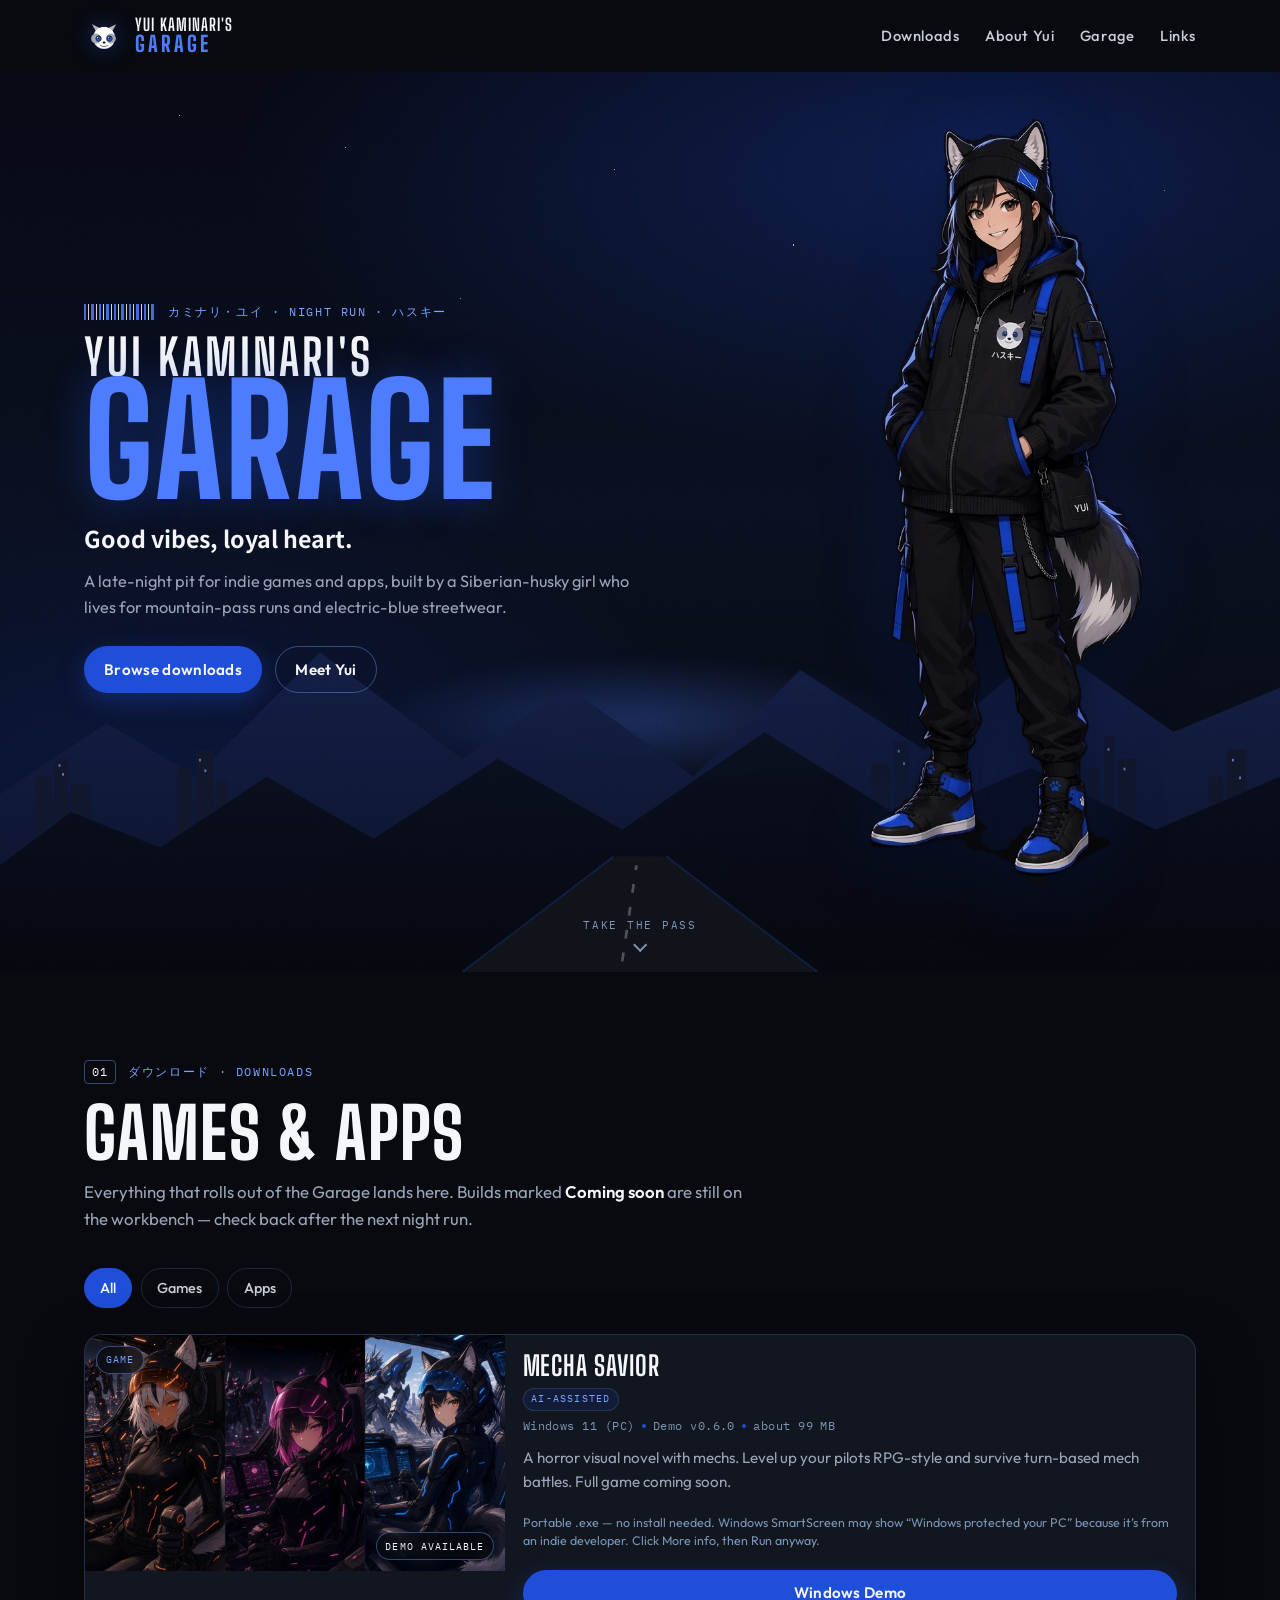
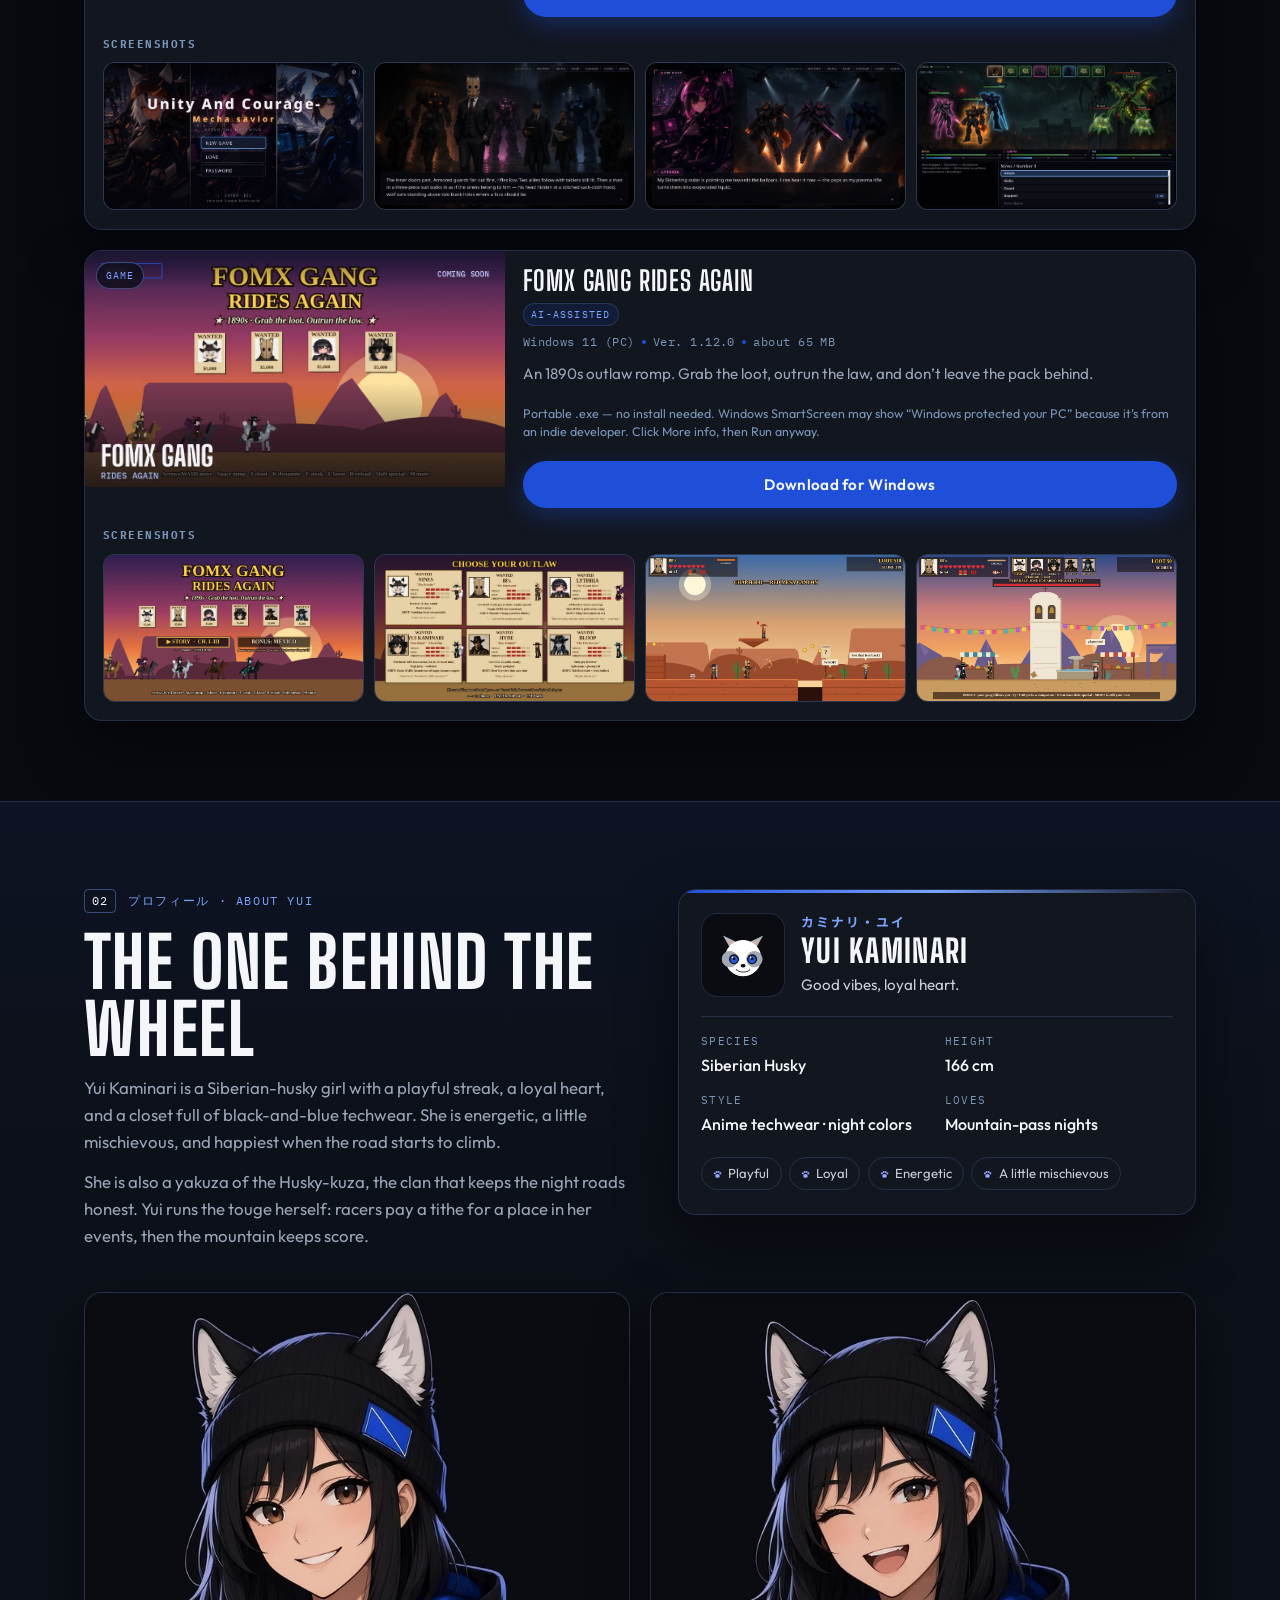
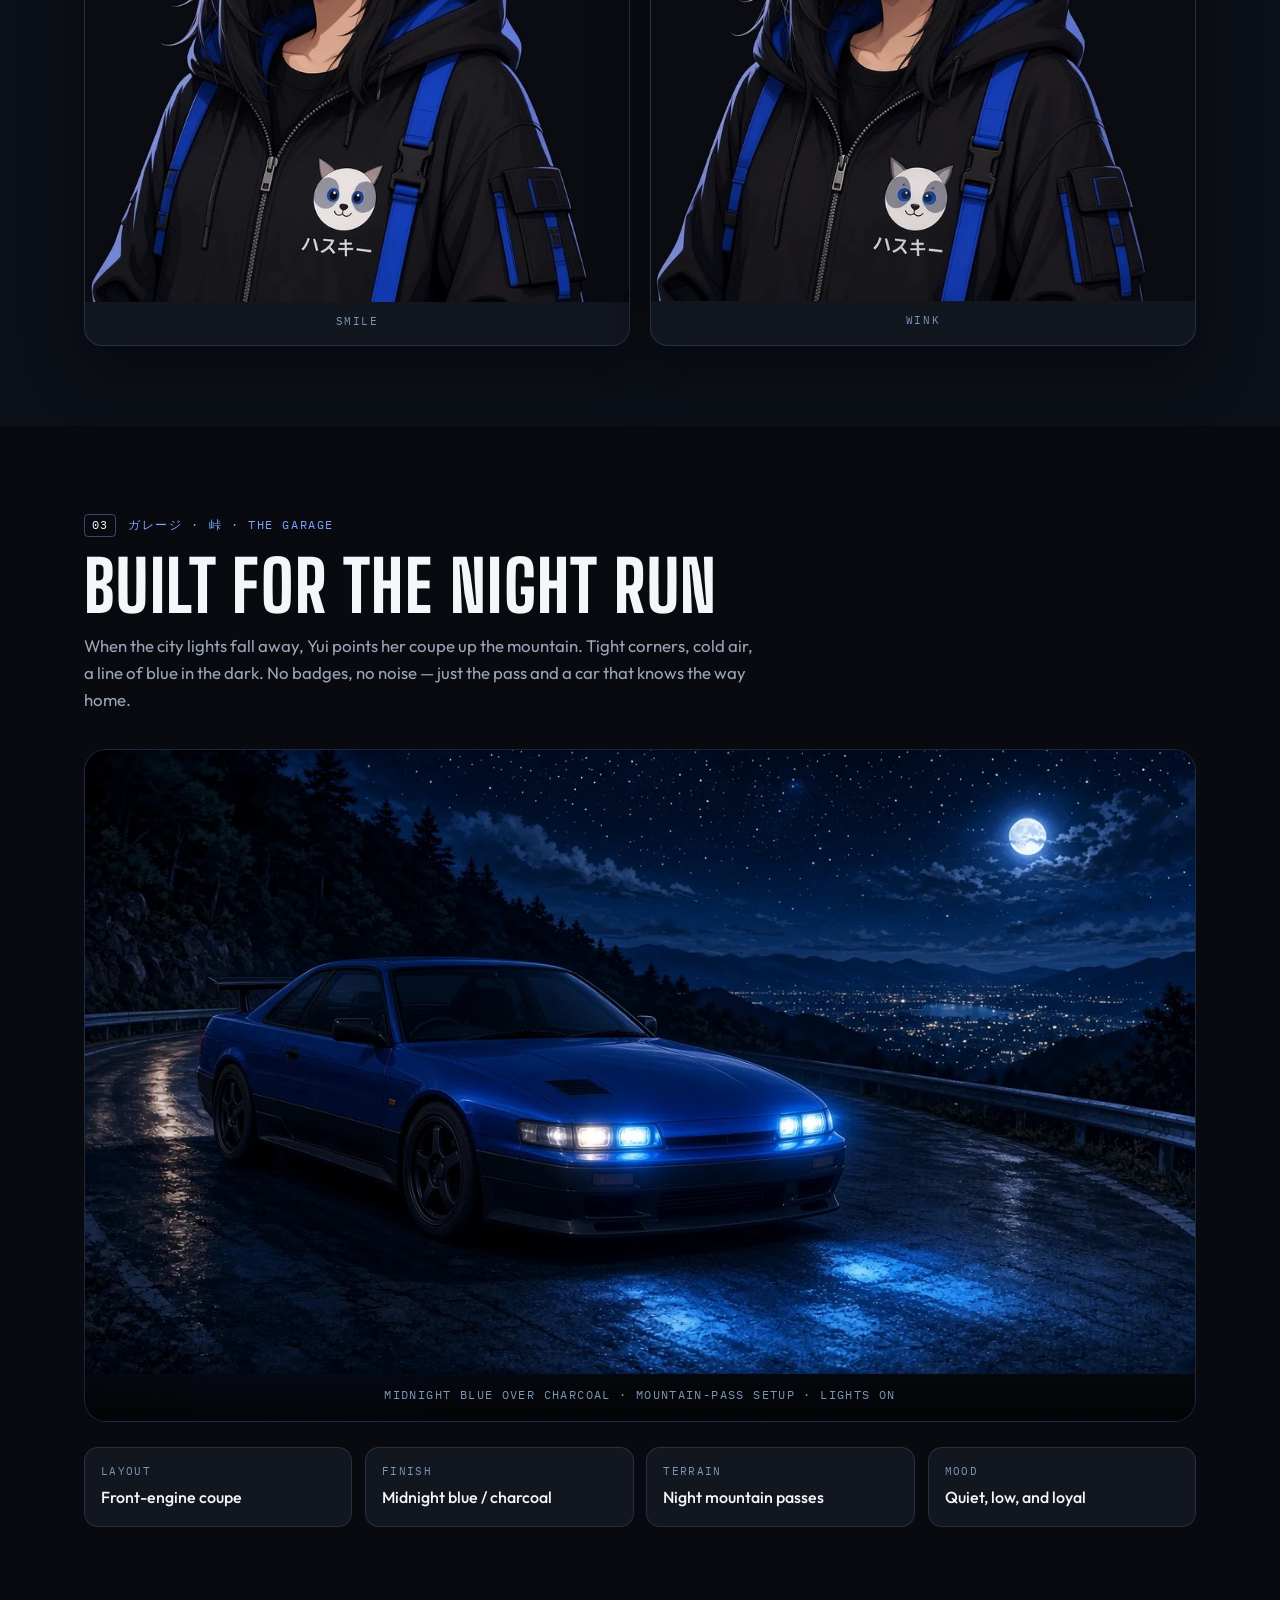
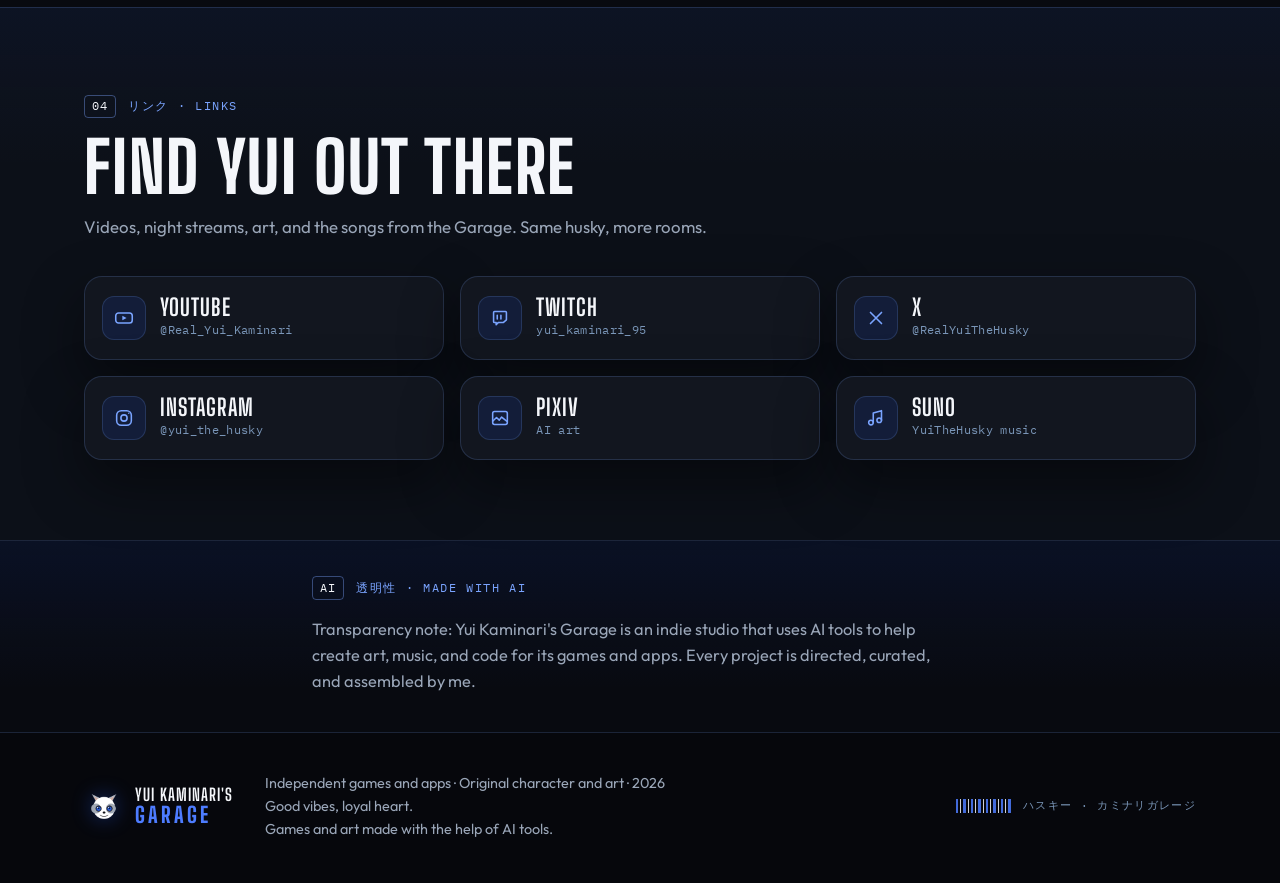
<file: index.html>
<!DOCTYPE html>
<html lang="en">
<head>
  <meta charset="utf-8">
  <meta name="viewport" content="width=device-width, initial-scale=1">
  <title>Yui Kaminari's Garage — games &amp; apps</title>
  <meta name="description" content="Yui Kaminari's Garage is a night-run hub for indie games and apps. Good vibes, loyal heart.">
  <meta name="theme-color" content="#080a10">
  <meta property="og:title" content="Yui Kaminari's Garage">
  <meta property="og:description" content="Games and apps from a Siberian-husky girl who lives for mountain runs. Good vibes, loyal heart.">
  <meta property="og:image" content="assets/og-image.jpg">
  <meta property="og:type" content="website">
  <meta name="twitter:card" content="summary_large_image">
  <meta name="twitter:title" content="Yui Kaminari's Garage">
  <meta name="twitter:description" content="Games and apps from Yui Kaminari's Garage. Good vibes, loyal heart.">
  <meta name="twitter:image" content="assets/og-image.jpg">
  <link rel="icon" href="favicon.ico" sizes="any">
  <link rel="icon" type="image/png" sizes="32x32" href="assets/favicon-32.png">
  <link rel="apple-touch-icon" href="assets/apple-touch-icon.png">
  <link rel="manifest" href="site.webmanifest">
  <link rel="preconnect" href="https://fonts.googleapis.com">
  <link rel="preconnect" href="https://fonts.gstatic.com" crossorigin>
  <link href="https://fonts.googleapis.com/css2?family=Big+Shoulders+Display:wght@500;600;700;800;900&family=IBM+Plex+Mono:wght@400;500;600&family=Noto+Sans+JP:wght@400;500;700;900&family=Outfit:wght@300;400;500;600;700&display=swap" rel="stylesheet">
  <link rel="stylesheet" href="styles.css?v=17">
</head>
<body>
  <a class="skip-link" href="#main">Skip to content</a>

  <header class="site-header">
    <div class="header-inner">
      <a class="brand" href="#top" aria-label="Yui Kaminari's Garage home">
        <img class="brand-mark" src="assets/husky-patch.png" width="40" height="40" alt="">
        <span class="brand-text">
          <span class="brand-name">Yui Kaminari's</span>
          <span class="brand-sub">Garage</span>
        </span>
      </a>

      <button class="nav-toggle" type="button" aria-expanded="false" aria-controls="site-nav">
        <span class="sr-only">Menu</span>
        <span class="nav-toggle-bar"></span>
        <span class="nav-toggle-bar"></span>
        <span class="nav-toggle-bar"></span>
      </button>

      <nav id="site-nav" class="nav-links" aria-label="Primary">
        <a href="#downloads">Downloads</a>
        <a href="#about">About Yui</a>
        <a href="#garage">Garage</a>
        <a href="#links">Links</a>
      </nav>
    </div>
  </header>

  <main id="main">
    <section class="hero" id="top">
      <div class="hero-bg" aria-hidden="true">
        <div class="hero-stars"></div>
        <div class="hero-glow"></div>
        <img class="hero-skyline" src="assets/hero-skyline.svg" alt="">
        <div class="hero-grain"></div>
      </div>

      <div class="hero-inner">
        <div class="hero-copy">
          <p class="eyebrow">
            <span class="barcode" aria-hidden="true"></span>
            カミナリ・ユイ  ·  NIGHT RUN  ·  ハスキー
          </p>
          <h1>
            <span class="hero-kicker">Yui Kaminari's</span>
            <span class="hero-title">Garage</span>
          </h1>
          <p class="hero-tag">Good vibes, loyal heart.</p>
          <p class="hero-lead">
            A late-night pit for indie games and apps, built by a Siberian-husky girl who lives for mountain-pass runs and electric-blue streetwear.
          </p>
          <div class="hero-actions">
            <a class="btn btn-primary" href="#downloads">Browse downloads</a>
            <a class="btn btn-ghost" href="#about">Meet Yui</a>
          </div>
        </div>

        <aside class="hero-yui">
          <img src="assets/yui-hero.webp" width="430" height="1150" alt="Yui Kaminari, a Siberian-husky girl in a zipped black techwear jacket with electric-blue straps, beanie, and a fluffy tail, hands in her pockets.">
        </aside>
      </div>

      <a class="scroll-hint" href="#downloads">
        <span>Take the pass</span>
        <span class="scroll-chevron" aria-hidden="true"></span>
      </a>
    </section>

    <section class="section" id="downloads">
      <div class="section-inner">
        <header class="section-head">
          <p class="eyebrow"><span class="idx">01</span> ダウンロード  ·  Downloads</p>
          <h2>Games &amp; Apps</h2>
          <p class="section-lead">
            Everything that rolls out of the Garage lands here. Builds marked
            <strong>Coming soon</strong> are still on the workbench — check back after the next night run.
          </p>
        </header>

        <div class="filter-bar" role="group" aria-label="Filter downloads">
          <button class="chip is-active" type="button" data-filter="all" aria-pressed="true">All</button>
          <button class="chip" type="button" data-filter="game" aria-pressed="false">Games</button>
          <button class="chip" type="button" data-filter="app" aria-pressed="false">Apps</button>
        </div>

        <div id="game-grid" class="game-grid" aria-live="polite"></div>
        <noscript>
          <p class="empty">Turn on JavaScript to load the downloads bay. The catalog lives in <code>games.js</code>.</p>
        </noscript>
      </div>
    </section>

    <section class="section section-alt" id="about">
      <div class="section-inner about-grid">
        <header class="section-head">
          <p class="eyebrow"><span class="idx">02</span> プロフィール  ·  About Yui</p>
          <h2>The one behind the wheel</h2>
          <p class="section-lead">
            Yui Kaminari is a Siberian-husky girl with a playful streak, a loyal heart, and a closet full of black-and-blue techwear. She is energetic, a little mischievous, and happiest when the road starts to climb.
          </p>
          <p class="section-lead lore">
            She is also a yakuza of the Husky-kuza, the clan that keeps the night roads honest. Yui runs the touge herself: racers pay a tithe for a place in her events, then the mountain keeps score.
          </p>
        </header>

        <div class="dossier">
          <div class="dossier-top">
            <img class="dossier-patch" src="assets/husky-patch.png" width="96" height="96" alt="Yui’s husky patch">
            <div>
              <p class="dossier-kana">カミナリ・ユイ</p>
              <h3>Yui Kaminari</h3>
              <p class="dossier-tag">Good vibes, loyal heart.</p>
            </div>
          </div>

          <dl class="specs">
            <div>
              <dt>Species</dt>
              <dd>Siberian Husky</dd>
            </div>
            <div>
              <dt>Height</dt>
              <dd>166 cm</dd>
            </div>
            <div>
              <dt>Style</dt>
              <dd>Anime techwear  ·  night colors</dd>
            </div>
            <div>
              <dt>Loves</dt>
              <dd>Mountain-pass nights</dd>
            </div>
          </dl>

          <ul class="traits">
            <li>Playful</li>
            <li>Loyal</li>
            <li>Energetic</li>
            <li>A little mischievous</li>
          </ul>
        </div>

        <div class="expressions" aria-label="Yui’s expressions">
          <figure class="expr">
            <img src="assets/yui-bust-smile.webp" width="714" height="800" alt="Yui smiling, zipped techwear jacket with a husky patch and the katakana ハスキー.">
            <figcaption>Smile</figcaption>
          </figure>
          <figure class="expr">
            <img src="assets/yui-bust-wink.webp" width="715" height="800" alt="Yui winking and laughing, same streetwear look.">
            <figcaption>Wink</figcaption>
          </figure>
        </div>
      </div>
    </section>

    <section class="section" id="garage">
      <div class="section-inner">
        <header class="section-head">
          <p class="eyebrow"><span class="idx">03</span> ガレージ  ·  峠  ·  The Garage</p>
          <h2>Built for the night run</h2>
          <p class="section-lead">
            When the city lights fall away, Yui points her coupe up the mountain. Tight corners, cold air, a line of blue in the dark. No badges, no noise — just the pass and a car that knows the way home.
          </p>
        </header>

        <div class="garage-stage drift-stage" id="drift-game">
          <div class="garage-stage-bg" aria-hidden="true"></div>
          <figure class="car-figure drift-figure">
            <div class="drift-play">
              <img class="drift-poster" src="assets/car-touge.webp" width="1280" height="720" alt="Yui’s metallic electric-blue and black two-door coupe parked on a wet night mountain pass, headlights on, city lights in the valley below. No manufacturer marks.">
              <canvas class="drift-canvas" hidden tabindex="0" aria-label="Night run drift game. Arrows or WASD to drive, Space for handbrake, Escape to pause."></canvas>
              <div class="drift-hud" hidden>
                <span>Score <b data-drift="score">0</b></span>
                <span>Combo <b data-drift="combo">x1</b></span>
                <span>Best <b data-drift="best">0</b></span>
                <span>Speed <b data-drift="speed">0</b></span>
                <button class="drift-mute" type="button" data-drift="mute" aria-pressed="false" aria-label="Mute sound">
                  <svg viewBox="0 0 24 24" width="16" height="16" aria-hidden="true">
                    <path fill="currentColor" d="M4 9h3.2L12 5.2v13.6L7.2 15H4z"/>
                    <path class="drift-mute-wave" fill="none" stroke="currentColor" stroke-width="1.7" stroke-linecap="round" d="M15.5 9.2a4.2 4.2 0 0 1 0 5.6M17.8 7a7 7 0 0 1 0 10"/>
                    <path class="drift-mute-slash" fill="none" stroke="currentColor" stroke-width="1.7" stroke-linecap="round" d="M16 8.5l5 7"/>
                  </svg>
                </button>
              </div>
              <button class="drift-start" type="button" hidden>
                <span class="drift-start-title">Click / tap to drift</span>
                <span class="drift-start-controls">Arrows / WASD · Space = handbrake · Esc pauses</span>
              </button>
              <p class="drift-pause" hidden>Paused · Esc or tap to resume</p>
              <div class="drift-touch" hidden>
                <button type="button" data-touch="left" aria-label="Steer left">Left</button>
                <button type="button" data-touch="gas" aria-label="Throttle">Gas</button>
                <button type="button" data-touch="drift" aria-label="Handbrake">Drift</button>
                <button type="button" data-touch="right" aria-label="Steer right">Right</button>
              </div>
            </div>
            <figcaption>Midnight blue over charcoal  ·  mountain-pass setup  ·  lights on</figcaption>
          </figure>
        </div>

        <ul class="garage-specs">
          <li>
            <span class="spec-label">Layout</span>
            <span class="spec-value">Front-engine coupe</span>
          </li>
          <li>
            <span class="spec-label">Finish</span>
            <span class="spec-value">Midnight blue / charcoal</span>
          </li>
          <li>
            <span class="spec-label">Terrain</span>
            <span class="spec-value">Night mountain passes</span>
          </li>
          <li>
            <span class="spec-label">Mood</span>
            <span class="spec-value">Quiet, low, and loyal</span>
          </li>
        </ul>
      </div>
    </section>

    <section class="section section-alt" id="links">
      <div class="section-inner">
        <header class="section-head">
          <p class="eyebrow"><span class="idx">04</span> リンク  ·  Links</p>
          <h2>Find Yui out there</h2>
          <p class="section-lead">
            Videos, night streams, art, and the songs from the Garage. Same husky, more rooms.
          </p>
        </header>

        <ul class="link-grid">
          <li>
            <a class="link-card" href="https://youtube.com/@Real_Yui_Kaminari" target="_blank" rel="noopener noreferrer">
              <span class="link-icon" aria-hidden="true">
                <svg viewBox="0 0 24 24" width="22" height="22"><rect x="3" y="6.5" width="18" height="11" rx="3" fill="none" stroke="currentColor" stroke-width="1.7"/><path d="M10.2 9.6v4.8l4.6-2.4-4.6-2.4z" fill="currentColor"/></svg>
              </span>
              <span class="link-copy">
                <span class="link-name">YouTube</span>
                <span class="link-handle">@Real_Yui_Kaminari</span>
              </span>
            </a>
          </li>
          <li>
            <a class="link-card" href="https://twitch.tv/yui_kaminari_95" target="_blank" rel="noopener noreferrer">
              <span class="link-icon" aria-hidden="true">
                <svg viewBox="0 0 24 24" width="22" height="22" fill="none" stroke="currentColor" stroke-width="1.7" stroke-linejoin="round"><path d="M6 5h12a1 1 0 0 1 1 1v8l-3.5 3H10l-2.2 2.2V17H6a1 1 0 0 1-1-1V6a1 1 0 0 1 1-1z"/><path d="M9 9v4M13 9v4" stroke-linecap="round"/></svg>
              </span>
              <span class="link-copy">
                <span class="link-name">Twitch</span>
                <span class="link-handle">yui_kaminari_95</span>
              </span>
            </a>
          </li>
          <li>
            <a class="link-card" href="https://x.com/RealYuiTheHusky" target="_blank" rel="noopener noreferrer">
              <span class="link-icon" aria-hidden="true">
                <svg viewBox="0 0 24 24" width="22" height="22" fill="none" stroke="currentColor" stroke-width="1.8" stroke-linecap="round"><path d="M6 6l12 12M18 6L6 18"/></svg>
              </span>
              <span class="link-copy">
                <span class="link-name">X</span>
                <span class="link-handle">@RealYuiTheHusky</span>
              </span>
            </a>
          </li>
          <li>
            <a class="link-card" href="https://instagram.com/yui_the_husky" target="_blank" rel="noopener noreferrer">
              <span class="link-icon" aria-hidden="true">
                <svg viewBox="0 0 24 24" width="22" height="22" fill="none" stroke="currentColor" stroke-width="1.7"><rect x="4" y="4" width="16" height="16" rx="5"/><circle cx="12" cy="12" r="3.4"/><circle cx="17.2" cy="6.8" r="0.8" fill="currentColor" stroke="none"/></svg>
              </span>
              <span class="link-copy">
                <span class="link-name">Instagram</span>
                <span class="link-handle">@yui_the_husky</span>
              </span>
            </a>
          </li>
          <li>
            <a class="link-card" href="https://www.pixiv.net/en/users/122284807" target="_blank" rel="noopener noreferrer">
              <span class="link-icon" aria-hidden="true">
                <svg viewBox="0 0 24 24" width="22" height="22" fill="none" stroke="currentColor" stroke-width="1.7" stroke-linejoin="round"><rect x="4" y="5" width="16" height="14" rx="2"/><path d="M4 15.5l4.2-4 3 2.8 2.6-3.3L20 16"/></svg>
              </span>
              <span class="link-copy">
                <span class="link-name">Pixiv</span>
                <span class="link-handle">AI art</span>
              </span>
            </a>
          </li>
          <li>
            <a class="link-card" href="https://suno.com/@yuithehuskygeeky" target="_blank" rel="noopener noreferrer">
              <span class="link-icon" aria-hidden="true">
                <svg viewBox="0 0 24 24" width="22" height="22" fill="none" stroke="currentColor" stroke-width="1.7" stroke-linecap="round" stroke-linejoin="round"><path d="M9 17V6.5L18 4v10.5"/><circle cx="6.5" cy="17" r="2.5"/><circle cx="15.5" cy="14.5" r="2.5"/></svg>
              </span>
              <span class="link-copy">
                <span class="link-name">Suno</span>
                <span class="link-handle">YuiTheHusky music</span>
              </span>
            </a>
          </li>
        </ul>
      </div>
    </section>
  </main>

  <aside class="ai-note" aria-label="Made with AI">
    <div class="section-inner ai-note-inner">
      <p class="eyebrow"><span class="idx">AI</span> 透明性  ·  Made with AI</p>
      <p>
        Transparency note: Yui Kaminari's Garage is an indie studio that uses AI tools to help create art, music, and code for its games and apps. Every project is directed, curated, and assembled by me.
      </p>
    </div>
  </aside>

  <footer class="site-footer">
    <div class="footer-inner">
      <a class="brand brand-footer" href="#top">
        <img class="brand-mark" src="assets/husky-patch.png" width="36" height="36" alt="">
        <span class="brand-text">
          <span class="brand-name">Yui Kaminari's</span>
          <span class="brand-sub">Garage</span>
        </span>
      </a>
      <p class="footer-note">
        Independent games and apps  ·  Original character and art  ·
        <span id="year">2026</span>
        <br>
        Good vibes, loyal heart.
        <br>
        Games and art made with the help of AI tools.
      </p>
      <p class="footer-meta">
        <span class="barcode barcode-light" aria-hidden="true"></span>
        ハスキー  ·  カミナリガレージ
      </p>
    </div>
  </footer>

  <script src="games.js?v=17"></script>
  <script src="main.js?v=17"></script>
  <!-- <script src="drift.js?v=17" type="module"></script> -->
</body>
</html>
</file>
<file: styles.css>
/* ------------------------------------------------------------------
   Yui Kaminari's Garage
   Night city + mountain-pass palette. Electric blue #1f4fd8.
------------------------------------------------------------------ */

:root {
  --blue: #1f4fd8;
  --blue-lit: #4d7cff;
  --blue-soft: #7aa4ff;
  --blue-deep: #102a80;
  --steel: #7a96b8;
  --ink: #07090f;
  --bg: #080a10;
  --bg-2: #0c1018;
  --panel: #12161f;
  --charcoal: #1c212c;
  --line: rgba(122, 164, 255, 0.18);
  --line-strong: rgba(122, 164, 255, 0.4);
  --text: #e8edf5;
  --muted: #9aa6b8;
  --white: #f4f6fa;
  --lgray: #c8cdd6;
  --radius: 18px;
  --header-h: 72px;
  --max: 1160px;
  --font-display: "Big Shoulders Display", "Noto Sans JP", sans-serif;
  --font-body: "Outfit", "Noto Sans JP", sans-serif;
  --font-jp: "Noto Sans JP", sans-serif;
  --font-mono: "IBM Plex Mono", ui-monospace, monospace;
  --shadow: 0 24px 60px rgba(0, 0, 0, 0.45);
}

*,
*::before,
*::after { box-sizing: border-box; }

html {
  scroll-behavior: smooth;
  scroll-padding-top: calc(var(--header-h) + 12px);
}

html, body { margin: 0; padding: 0; }

body {
  font-family: var(--font-body);
  font-weight: 400;
  color: var(--text);
  background: var(--bg);
  line-height: 1.6;
  min-height: 100svh;
  -webkit-font-smoothing: antialiased;
  text-rendering: optimizeLegibility;
}

img { max-width: 100%; height: auto; display: block; }
a { color: var(--blue-soft); text-decoration-thickness: 1px; text-underline-offset: 3px; }
a:hover { color: var(--white); }

:focus-visible {
  outline: 2px solid var(--blue-lit);
  outline-offset: 3px;
}

.sr-only {
  position: absolute;
  width: 1px; height: 1px;
  padding: 0; margin: -1px;
  overflow: hidden; clip: rect(0,0,0,0);
  white-space: nowrap; border: 0;
}

.skip-link {
  position: absolute;
  left: 1rem; top: -4rem;
  background: var(--blue);
  color: var(--white);
  padding: 0.6rem 1rem;
  z-index: 80;
  border-radius: 8px;
}
.skip-link:focus { top: 1rem; }

/* -------------------------- header -------------------------- */

.site-header {
  position: sticky;
  top: 0;
  z-index: 40;
  height: var(--header-h);
  background: transparent;
  transition: background 0.25s ease, box-shadow 0.25s ease, backdrop-filter 0.25s ease;
}

.site-header.is-stuck {
  background: rgba(8, 10, 16, 0.86);
  backdrop-filter: blur(16px);
  -webkit-backdrop-filter: blur(16px);
  box-shadow: 0 1px 0 var(--line);
}

.header-inner {
  max-width: var(--max);
  margin: 0 auto;
  height: 100%;
  padding: 0 24px;
  display: flex;
  align-items: center;
  justify-content: space-between;
  gap: 1rem;
}

.brand {
  display: flex;
  align-items: center;
  gap: 0.7rem;
  color: var(--white);
  text-decoration: none;
  min-width: 0;
}

.brand-mark {
  width: 40px;
  height: 40px;
  flex: none;
  filter: drop-shadow(0 0 10px rgba(31, 79, 216, 0.45));
}

.brand-text {
  display: flex;
  flex-direction: column;
  line-height: 1.05;
}

.brand-name {
  font-family: var(--font-display);
  font-weight: 700;
  font-size: 1.05rem;
  letter-spacing: 0.06em;
  text-transform: uppercase;
}

.brand-sub {
  font-family: var(--font-display);
  font-weight: 800;
  font-size: 1.35rem;
  letter-spacing: 0.14em;
  text-transform: uppercase;
  color: var(--blue-lit);
}

.nav-links {
  display: flex;
  align-items: center;
  gap: 1.6rem;
}

.nav-links a {
  color: var(--lgray);
  text-decoration: none;
  font-size: 0.92rem;
  font-weight: 500;
  letter-spacing: 0.04em;
}

.nav-links a:hover { color: var(--white); }

.nav-toggle {
  display: none;
  width: 44px;
  height: 44px;
  border: 1px solid var(--line);
  background: rgba(18, 22, 31, 0.7);
  border-radius: 10px;
  padding: 0;
  cursor: pointer;
  align-items: center;
  justify-content: center;
  flex-direction: column;
  gap: 5px;
}

.nav-toggle-bar {
  display: block;
  width: 18px;
  height: 2px;
  background: var(--white);
  border-radius: 1px;
  transition: transform 0.2s ease, opacity 0.2s ease;
}

.nav-toggle[aria-expanded="true"] .nav-toggle-bar:nth-child(2) {
  transform: translateY(7px) rotate(45deg);
}
.nav-toggle[aria-expanded="true"] .nav-toggle-bar:nth-child(3) { opacity: 0; }
.nav-toggle[aria-expanded="true"] .nav-toggle-bar:nth-child(4) {
  transform: translateY(-7px) rotate(-45deg);
}

/* -------------------------- hero -------------------------- */

.hero {
  position: relative;
  min-height: calc(100svh - var(--header-h));
  display: flex;
  flex-direction: column;
  justify-content: center;
  overflow: hidden;
  padding: 2.5rem 0 5.5rem;
}

.hero-bg {
  position: absolute;
  inset: 0;
  pointer-events: none;
  background:
    radial-gradient(1200px 500px at 75% 10%, rgba(31, 79, 216, 0.28), transparent 60%),
    radial-gradient(900px 420px at 10% 80%, rgba(16, 42, 128, 0.35), transparent 70%),
    linear-gradient(180deg, #070914 0%, #0a1020 48%, #07090f 100%);
}

.hero-stars {
  position: absolute;
  inset: 0 0 40%;
  background-image:
    radial-gradient(1px 1px at 8% 20%, #fff 50%, transparent 51%),
    radial-gradient(1px 1px at 18% 60%, #cfe0ff 50%, transparent 51%),
    radial-gradient(1.5px 1.5px at 27% 14%, #fff 50%, transparent 51%),
    radial-gradient(1px 1px at 36% 42%, #9ec0ff 50%, transparent 51%),
    radial-gradient(1px 1px at 48% 18%, #fff 50%, transparent 51%),
    radial-gradient(1.6px 1.6px at 62% 32%, #fff 50%, transparent 51%),
    radial-gradient(1px 1px at 74% 12%, #cfe0ff 50%, transparent 51%),
    radial-gradient(1px 1px at 82% 48%, #fff 50%, transparent 51%),
    radial-gradient(1px 1px at 91% 22%, #9ec0ff 50%, transparent 51%),
    radial-gradient(1.4px 1.4px at 14% 8%, #fff 50%, transparent 51%),
    radial-gradient(1px 1px at 55% 55%, #fff 50%, transparent 51%);
  opacity: 0.7;
  animation: twinkle 8s ease-in-out infinite;
}

.hero-glow {
  position: absolute;
  left: 20%;
  right: 20%;
  bottom: 18%;
  height: 180px;
  background: radial-gradient(closest-side, rgba(77, 124, 255, 0.28), transparent 70%);
  filter: blur(8px);
}

.hero-skyline {
  position: absolute;
  left: 0; right: 0; bottom: 0;
  width: 100%;
  height: auto;
  object-fit: cover;
  object-position: bottom;
  min-height: 42%;
  opacity: 0.95;
}

.hero-grain {
  position: absolute;
  inset: 0;
  background: url("assets/noise.png") repeat;
  opacity: 0.35;
  mix-blend-mode: overlay;
}

.hero-inner {
  position: relative;
  z-index: 1;
  max-width: var(--max);
  margin: 0 auto;
  padding: 0 24px;
  width: 100%;
  display: grid;
  grid-template-columns: minmax(0, 1.15fr) minmax(240px, 0.85fr);
  gap: 2.5rem 3rem;
  align-items: center;
}

.eyebrow {
  display: flex;
  align-items: center;
  gap: 0.75rem;
  font-family: var(--font-mono);
  font-size: 0.72rem;
  letter-spacing: 0.14em;
  text-transform: uppercase;
  color: var(--blue-soft);
  margin: 0 0 1rem;
}

.eyebrow .idx {
  color: var(--white);
  border: 1px solid var(--line-strong);
  padding: 0.1rem 0.45rem;
  border-radius: 4px;
  letter-spacing: 0.08em;
}

.barcode,
.barcode::before {
  display: inline-block;
  width: 72px;
  height: 16px;
  flex: none;
  background:
    repeating-linear-gradient(
      90deg,
      var(--blue-lit) 0 2px,
      transparent 2px 4px,
      var(--white) 4px 5px,
      transparent 5px 7px,
      var(--blue-lit) 7px 10px,
      transparent 10px 12px,
      var(--white) 12px 13px,
      transparent 13px 15px
    );
  opacity: 0.85;
}

.hero h1 {
  margin: 0;
  line-height: 0.82;
}

.hero-kicker {
  display: block;
  font-family: var(--font-display);
  font-weight: 700;
  font-size: clamp(1.6rem, 4.4vw, 3.1rem);
  letter-spacing: 0.06em;
  text-transform: uppercase;
  color: var(--white);
}

.hero-title {
  display: block;
  font-family: var(--font-display);
  font-weight: 800;
  font-size: clamp(4.2rem, 14vw, 9.5rem);
  letter-spacing: 0.02em;
  text-transform: uppercase;
  color: var(--blue-lit);
  text-shadow: 0 0 40px rgba(31, 79, 216, 0.45);
}

.hero-tag {
  margin: 1.1rem 0 0.7rem;
  font-family: var(--font-jp);
  font-weight: 700;
  font-size: clamp(1.15rem, 2vw, 1.45rem);
  color: var(--white);
}

.hero-lead {
  margin: 0 0 1.6rem;
  max-width: 36rem;
  color: var(--muted);
  font-size: 1.02rem;
}

.hero-actions {
  display: flex;
  flex-wrap: wrap;
  gap: 0.8rem;
}

.hero-yui {
  justify-self: end;
  align-self: end;
  position: relative;
  z-index: 2;
  display: flex;
  justify-content: center;
  width: min(100%, 34vw, 380px);
  pointer-events: none;
}

.hero-yui img {
  width: 100%;
  height: auto;
  max-height: calc(100svh - var(--header-h) - 3.5rem);
  object-fit: contain;
  object-position: bottom center;
  filter: drop-shadow(0 18px 28px rgba(0, 0, 0, 0.55)) drop-shadow(0 0 28px rgba(31, 79, 216, 0.22));
}

.scroll-hint {
  position: absolute;
  z-index: 1;
  left: 50%;
  bottom: 1.4rem;
  transform: translateX(-50%);
  display: flex;
  flex-direction: column;
  align-items: center;
  gap: 0.35rem;
  color: var(--steel);
  text-decoration: none;
  font-family: var(--font-mono);
  font-size: 0.68rem;
  letter-spacing: 0.16em;
  text-transform: uppercase;
}

.scroll-hint:hover { color: var(--white); }

.scroll-chevron {
  width: 10px;
  height: 10px;
  border-right: 2px solid currentColor;
  border-bottom: 2px solid currentColor;
  transform: rotate(45deg);
  animation: bob 2s ease-in-out infinite;
}

/* -------------------------- buttons & chips -------------------------- */

.btn {
  display: inline-flex;
  align-items: center;
  justify-content: center;
  gap: 0.45rem;
  min-height: 46px;
  padding: 0.65rem 1.2rem;
  border-radius: 999px;
  font-family: var(--font-body);
  font-weight: 600;
  font-size: 0.95rem;
  letter-spacing: 0.02em;
  text-decoration: none;
  border: 1px solid transparent;
  cursor: pointer;
  transition: transform 0.15s ease, background 0.15s ease, border-color 0.15s ease, color 0.15s ease;
}

.btn:active { transform: translateY(1px); }

.btn-primary {
  background: var(--blue);
  color: var(--white);
  box-shadow: 0 8px 24px rgba(31, 79, 216, 0.35);
}

.btn-primary:hover {
  background: var(--blue-lit);
  color: var(--white);
}

.btn-ghost {
  background: transparent;
  color: var(--white);
  border-color: var(--line-strong);
}

.btn-ghost:hover {
  border-color: var(--blue-soft);
  color: var(--white);
  background: rgba(31, 79, 216, 0.12);
}

.btn[disabled],
.btn:disabled {
  opacity: 0.55;
  cursor: not-allowed;
  box-shadow: none;
  transform: none;
}

.chip {
  min-height: 40px;
  padding: 0.4rem 0.95rem;
  border-radius: 999px;
  border: 1px solid var(--line);
  background: transparent;
  color: var(--lgray);
  font-family: var(--font-body);
  font-weight: 500;
  font-size: 0.9rem;
  cursor: pointer;
}

.chip:hover { border-color: var(--blue-soft); color: var(--white); }

.chip.is-active {
  background: var(--blue);
  border-color: var(--blue);
  color: var(--white);
}

/* -------------------------- sections -------------------------- */

.section {
  position: relative;
  padding: 5.5rem 0 5rem;
}

.section-alt {
  background:
    linear-gradient(180deg, rgba(31, 79, 216, 0.06), transparent 30%),
    var(--bg-2);
  box-shadow: inset 0 1px 0 var(--line);
}

.section-inner {
  max-width: var(--max);
  margin: 0 auto;
  padding: 0 24px;
}

.section-head { max-width: 42rem; margin-bottom: 2.2rem; }

.section h2 {
  font-family: var(--font-display);
  font-weight: 800;
  font-size: clamp(2.4rem, 6vw, 4.4rem);
  letter-spacing: 0.02em;
  text-transform: uppercase;
  line-height: 0.95;
  margin: 0 0 0.8rem;
  color: var(--white);
}

.section-lead {
  margin: 0;
  color: var(--muted);
  font-size: 1.05rem;
}

.section-lead strong { color: var(--white); font-weight: 600; }

/* -------------------------- downloads -------------------------- */

.filter-bar {
  display: flex;
  flex-wrap: wrap;
  gap: 0.55rem;
  margin-bottom: 1.6rem;
}

.game-grid {
  display: grid;
  grid-template-columns: repeat(3, minmax(0, 1fr));
  gap: 1.25rem;
}

.card {
  background: var(--panel);
  border: 1px solid var(--line);
  border-radius: var(--radius);
  overflow: hidden;
  display: flex;
  flex-direction: column;
  box-shadow: var(--shadow);
  transition: transform 0.2s ease, border-color 0.2s ease, box-shadow 0.2s ease;
}

.card:hover {
  transform: translateY(-4px);
  border-color: var(--line-strong);
  box-shadow: 0 20px 50px rgba(31, 79, 216, 0.16), var(--shadow);
}

.card.has-shots {
  grid-column: 1 / -1;
  display: grid;
  grid-template-columns: minmax(240px, 420px) minmax(0, 1fr);
  grid-template-areas:
    "media body"
    "shots shots";
}

.card.has-shots:hover { transform: none; }

.card.has-shots .card-media {
  grid-area: media;
  align-self: start;
}

.card.has-shots .card-body { grid-area: body; }
.card.has-shots .shots { grid-area: shots; }

.card-media {
  position: relative;
  aspect-ratio: 16 / 9;
  background: var(--charcoal);
  overflow: hidden;
}

.card-media img {
  width: 100%;
  height: 100%;
  object-fit: cover;
}

.card-fallback {
  width: 100%;
  height: 100%;
  background:
    radial-gradient(circle at 70% 30%, rgba(31, 79, 216, 0.4), transparent 50%),
    var(--charcoal);
}

.pill {
  position: absolute;
  top: 0.7rem;
  font-family: var(--font-mono);
  font-size: 0.65rem;
  letter-spacing: 0.1em;
  text-transform: uppercase;
  padding: 0.28rem 0.55rem;
  border-radius: 999px;
  border: 1px solid var(--line-strong);
  background: rgba(8, 10, 16, 0.72);
  backdrop-filter: blur(8px);
  color: var(--blue-soft);
}

.pill-type { left: 0.7rem; }
.pill-soon { top: auto; right: 0.7rem; bottom: 0.7rem; color: var(--white); }

.card-body {
  padding: 1.05rem 1.1rem 1.2rem;
  display: flex;
  flex-direction: column;
  flex: 1;
  gap: 0.4rem;
}

.card-title {
  font-family: var(--font-display);
  font-weight: 700;
  font-size: 1.7rem;
  letter-spacing: 0.03em;
  text-transform: uppercase;
  margin: 0;
  color: var(--white);
  line-height: 1;
}

.ai-tag {
  display: inline-flex;
  align-self: flex-start;
  margin-top: 0.15rem;
  font-family: var(--font-mono);
  font-size: 0.62rem;
  letter-spacing: 0.12em;
  text-transform: uppercase;
  color: var(--blue-soft);
  border: 1px solid var(--line);
  background: rgba(31, 79, 216, 0.12);
  border-radius: 999px;
  padding: 0.16rem 0.48rem;
}

.card-meta {
  display: flex;
  flex-wrap: wrap;
  align-items: center;
  gap: 0.45rem;
  margin: 0;
  font-family: var(--font-mono);
  font-size: 0.72rem;
  letter-spacing: 0.04em;
  color: var(--steel);
}

.dot {
  width: 4px;
  height: 4px;
  border-radius: 50%;
  background: var(--blue);
}

.card-desc {
  margin: 0.25rem 0 0.8rem;
  color: var(--muted);
  font-size: 0.95rem;
  flex: 1;
}

.card-note {
  margin: 0 0 0.85rem;
  color: var(--steel);
  font-size: 0.78rem;
  line-height: 1.45;
}

.card-actions {
  margin-top: auto;
  display: flex;
  flex-direction: column;
  gap: 0.55rem;
}
.card-actions .btn { width: 100%; }

.shots { padding: 0 1.1rem 1.15rem; }

.shots-label {
  margin: 0 0 0.55rem;
  font-family: var(--font-mono);
  font-size: 0.68rem;
  letter-spacing: 0.14em;
  text-transform: uppercase;
  color: var(--steel);
}

.shots-strip {
  display: grid;
  grid-template-columns: repeat(4, minmax(0, 1fr));
  gap: 0.6rem;
}

.shot {
  display: block;
  width: 100%;
  margin: 0;
  padding: 0;
  border: 1px solid var(--line);
  border-radius: 12px;
  overflow: hidden;
  background: var(--charcoal);
  cursor: zoom-in;
}

.shot img {
  width: 100%;
  height: 100%;
  aspect-ratio: 16 / 9;
  object-fit: cover;
  display: block;
}

.shot:hover,
.shot:focus-visible {
  border-color: var(--blue-soft);
  box-shadow: 0 0 0 1px var(--blue-soft);
}

.lightbox[hidden] { display: none; }

.lightbox {
  position: fixed;
  inset: 0;
  z-index: 90;
  display: grid;
  place-items: center;
  padding: 1.2rem;
}

.lightbox-backdrop {
  position: absolute;
  inset: 0;
  border: 0;
  padding: 0;
  background: rgba(6, 7, 12, 0.88);
  cursor: zoom-out;
}

.lightbox-dialog {
  position: relative;
  z-index: 1;
  width: min(1080px, 100%);
  display: grid;
  grid-template-columns: auto minmax(0, 1fr) auto;
  grid-template-areas:
    "close close close"
    "prev figure next"
    "caption caption caption";
  align-items: center;
  gap: 0.7rem;
}

.lightbox-figure {
  grid-area: figure;
  margin: 0;
}

.lightbox-img {
  width: 100%;
  max-height: min(76vh, 720px);
  object-fit: contain;
  background: #07090f;
  border: 1px solid var(--line-strong);
  border-radius: 14px;
  box-shadow: 0 24px 70px rgba(0, 0, 0, 0.55);
}

.lightbox-figure figcaption {
  margin: 0.7rem 0 0;
  text-align: center;
  color: var(--lgray);
  font-size: 0.95rem;
}

.lightbox-close,
.lightbox-nav {
  border: 1px solid var(--line-strong);
  background: rgba(18, 22, 31, 0.92);
  color: var(--white);
  cursor: pointer;
}

.lightbox-close {
  grid-area: close;
  justify-self: end;
  min-height: 36px;
  padding: 0.3rem 0.8rem;
  border-radius: 999px;
  font-family: var(--font-mono);
  font-size: 0.72rem;
  letter-spacing: 0.12em;
  text-transform: uppercase;
}

.lightbox-nav {
  width: 44px;
  height: 44px;
  border-radius: 999px;
  position: relative;
}

.lightbox-prev { grid-area: prev; }
.lightbox-next { grid-area: next; }

.lightbox-nav::before {
  content: "";
  position: absolute;
  inset: 0;
  margin: auto;
  width: 9px;
  height: 9px;
  border-right: 2px solid currentColor;
  border-bottom: 2px solid currentColor;
}

.lightbox-prev::before { transform: rotate(135deg); margin-left: 16px; }
.lightbox-next::before { transform: rotate(-45deg); margin-right: 16px; }

.lightbox-close:hover,
.lightbox-nav:hover {
  border-color: var(--blue-soft);
  color: var(--white);
  background: rgba(31, 79, 216, 0.35);
}

body.lightbox-open { overflow: hidden; }

.empty {
  grid-column: 1 / -1;
  color: var(--muted);
  border: 1px dashed var(--line);
  border-radius: var(--radius);
  padding: 2rem;
  text-align: center;
}

/* -------------------------- about -------------------------- */

.about-grid {
  display: grid;
  grid-template-columns: minmax(0, 1fr) minmax(320px, 0.95fr);
  gap: 2.2rem 3rem;
  align-items: start;
}

.about-grid .section-head { margin-bottom: 0; }

.section-lead.lore { margin-top: 0.85rem; }

.expressions {
  grid-column: 1 / -1;
  display: grid;
  grid-template-columns: 1fr 1fr;
  gap: 1.25rem;
  margin-top: 0.4rem;
}

.expr {
  margin: 0;
  background: var(--panel);
  border: 1px solid var(--line);
  border-radius: var(--radius);
  overflow: hidden;
  box-shadow: var(--shadow);
}

.expr img {
  width: 100%;
  height: auto;
  display: block;
  background: #0a0c12;
}

.expr figcaption {
  margin: 0;
  padding: 0.7rem 0.8rem 0.85rem;
  text-align: center;
  font-family: var(--font-mono);
  font-size: 0.7rem;
  letter-spacing: 0.14em;
  text-transform: uppercase;
  color: var(--steel);
}

.dossier {
  background: var(--panel);
  border: 1px solid var(--line);
  border-radius: var(--radius);
  padding: 1.4rem 1.4rem 1.5rem;
  box-shadow: var(--shadow);
  position: relative;
  overflow: hidden;
}

.dossier::before {
  content: "";
  position: absolute;
  left: 0; right: 0; top: 0;
  height: 3px;
  background: linear-gradient(90deg, var(--blue), var(--blue-soft), transparent);
}

.dossier-top {
  display: flex;
  gap: 1rem;
  align-items: center;
  margin-bottom: 1.2rem;
}

.dossier-patch {
  width: 84px;
  height: 84px;
  flex: none;
  background: #0a0c12;
  border-radius: 16px;
  padding: 8px;
  border: 1px solid var(--line);
}

.dossier-kana {
  margin: 0 0 0.15rem;
  font-family: var(--font-jp);
  font-weight: 700;
  font-size: 0.8rem;
  letter-spacing: 0.16em;
  color: var(--blue-soft);
}

.dossier h3 {
  margin: 0;
  font-family: var(--font-display);
  font-weight: 800;
  font-size: 2rem;
  letter-spacing: 0.04em;
  text-transform: uppercase;
  line-height: 1;
  color: var(--white);
}

.dossier-tag {
  margin: 0.35rem 0 0;
  color: var(--lgray);
  font-size: 0.95rem;
}

.specs {
  display: grid;
  grid-template-columns: 1fr 1fr;
  gap: 0.85rem 1rem;
  margin: 0 0 1.2rem;
  padding: 1rem 0 0;
  border-top: 1px solid var(--line);
}

.specs div { margin: 0; }

.specs dt {
  font-family: var(--font-mono);
  font-size: 0.68rem;
  letter-spacing: 0.12em;
  text-transform: uppercase;
  color: var(--steel);
  margin: 0 0 0.15rem;
}

.specs dd {
  margin: 0;
  color: var(--white);
  font-weight: 500;
}

.traits {
  list-style: none;
  display: flex;
  flex-wrap: wrap;
  gap: 0.45rem;
  margin: 0;
  padding: 0;
}

.traits li {
  font-size: 0.82rem;
  padding: 0.3rem 0.7rem;
  border-radius: 999px;
  border: 1px solid var(--line);
  color: var(--lgray);
}

.traits li::before {
  content: "";
  display: inline-block;
  width: 0.55rem;
  height: 0.55rem;
  margin-right: 0.4rem;
  vertical-align: middle;
  background: url("assets/paw.svg") center / contain no-repeat;
  filter: invert(62%) sepia(73%) saturate(1200%) hue-rotate(196deg) brightness(100%);
}

/* -------------------------- garage -------------------------- */

.garage-stage {
  position: relative;
  margin: 0.5rem 0 1.6rem;
  border-radius: calc(var(--radius) + 4px);
  overflow: hidden;
  border: 1px solid var(--line);
  background:
    radial-gradient(600px 180px at 80% 45%, rgba(77, 124, 255, 0.28), transparent 60%),
    radial-gradient(500px 200px at 20% 80%, rgba(16, 42, 128, 0.3), transparent 70%),
    linear-gradient(180deg, #0a1020 0%, #07090f 100%);
  min-height: 0;
}

.garage-stage-bg {
  position: absolute;
  inset: auto 0 0 0;
  height: 42%;
  background:
    linear-gradient(180deg, transparent, rgba(0, 0, 0, 0.35)),
    repeating-linear-gradient(
      90deg,
      transparent 0 36px,
      rgba(31, 79, 216, 0.06) 36px 37px
    );
  pointer-events: none;
}

.car-figure {
  position: relative;
  margin: 0;
  padding: 0;
}

.car-figure img {
  width: 100%;
  max-width: none;
  margin: 0;
  display: block;
  aspect-ratio: 16 / 9;
  object-fit: cover;
  object-position: center 60%;
}

.car-figure figcaption {
  text-align: center;
  margin: 0;
  padding: 0.75rem 1rem 1rem;
  font-family: var(--font-mono);
  font-size: 0.72rem;
  letter-spacing: 0.12em;
  text-transform: uppercase;
  color: var(--steel);
  background: linear-gradient(180deg, transparent, rgba(0, 0, 0, 0.35));
}

.drift-play {
  position: relative;
  background: #07090f;
}

.drift-poster,
.drift-canvas {
  width: 100%;
  aspect-ratio: 16 / 9;
  display: block;
  object-fit: cover;
}

.drift-canvas[hidden],
.drift-hud[hidden],
.drift-start[hidden],
.drift-pause[hidden],
.drift-touch[hidden] {
  display: none !important;
}

.drift-canvas,
.drift-webgl {
  position: absolute;
  inset: 0;
  width: 100%;
  height: 100%;
  background: #07090f;
  touch-action: none;
  outline: none;
}

.drift-webgl {
  background: transparent;
  pointer-events: none;
  z-index: 1;
}

.drift-hud,
.drift-start,
.drift-pause,
.drift-touch {
  z-index: 2;
}

.drift-canvas:focus-visible {
  outline: 2px solid var(--blue-lit);
  outline-offset: -3px;
}

.drift-hud {
  position: absolute;
  top: 0.7rem;
  left: 0.7rem;
  right: 0.7rem;
  display: flex;
  gap: 0.7rem;
  pointer-events: none;
  font-family: var(--font-mono);
  font-size: 0.72rem;
  letter-spacing: 0.08em;
  text-transform: uppercase;
  color: var(--steel);
}

.drift-hud span {
  background: rgba(8, 10, 16, 0.72);
  border: 1px solid var(--line);
  border-radius: 999px;
  padding: 0.28rem 0.6rem;
}

.drift-hud b {
  color: var(--white);
  font-weight: 600;
}

.drift-hud [data-drift="combo"] { color: var(--blue-soft); }

.drift-mute {
  margin-left: auto;
  pointer-events: auto;
  width: 36px;
  height: 32px;
  display: grid;
  place-items: center;
  border-radius: 999px;
  border: 1px solid var(--line);
  background: rgba(8, 10, 16, 0.72);
  color: var(--blue-soft);
  cursor: pointer;
  padding: 0;
}

.drift-mute .drift-mute-slash { display: none; }
.drift-mute.is-muted { color: var(--steel); }
.drift-mute.is-muted .drift-mute-wave { display: none; }
.drift-mute.is-muted .drift-mute-slash { display: block; }

.drift-mute:hover { color: var(--white); border-color: var(--blue-soft); }

.drift-start,
.drift-pause {
  position: absolute;
  inset: 0;
  margin: 0;
  display: grid;
  place-content: center;
  gap: 0.45rem;
  text-align: center;
  padding: 1.2rem;
  border: 0;
  background:
    linear-gradient(180deg, rgba(7, 9, 15, 0.08), rgba(7, 9, 15, 0.55));
  color: var(--white);
  cursor: pointer;
}

.drift-start-title {
  font-family: var(--font-display);
  font-weight: 800;
  font-size: clamp(2rem, 5vw, 3.4rem);
  letter-spacing: 0.04em;
  text-transform: uppercase;
  line-height: 0.9;
}

.drift-start-controls,
.drift-pause {
  font-family: var(--font-mono);
  font-size: 0.75rem;
  letter-spacing: 0.08em;
  text-transform: uppercase;
  color: var(--blue-soft);
}

.drift-pause {
  background: rgba(7, 9, 15, 0.55);
}

.drift-touch {
  position: absolute;
  left: 0.6rem;
  right: 0.6rem;
  bottom: 0.6rem;
  display: none;
  grid-template-columns: repeat(4, minmax(0, 1fr));
  gap: 0.45rem;
  z-index: 2;
}

.drift-stage.is-running .drift-touch { display: grid; }

.drift-touch button {
  min-height: 48px;
  border-radius: 14px;
  border: 1px solid var(--line-strong);
  background: rgba(8, 10, 16, 0.82);
  color: var(--white);
  font-family: var(--font-mono);
  font-size: 0.68rem;
  letter-spacing: 0.1em;
  text-transform: uppercase;
  touch-action: none;
}

.drift-touch button.is-held {
  background: var(--blue);
  border-color: var(--blue-lit);
}

@media (hover: hover) and (pointer: fine) {
  .drift-stage.is-running .drift-touch { display: none; }
}

@media (max-width: 720px) {
  .drift-stage.is-running .drift-touch { display: grid; }
}

.garage-specs {
  list-style: none;
  margin: 0;
  padding: 0;
  display: grid;
  grid-template-columns: repeat(4, minmax(0, 1fr));
  gap: 0.8rem;
}

.garage-specs li {
  background: var(--panel);
  border: 1px solid var(--line);
  border-radius: 14px;
  padding: 0.95rem 1rem;
}

.spec-label {
  display: block;
  font-family: var(--font-mono);
  font-size: 0.68rem;
  letter-spacing: 0.12em;
  text-transform: uppercase;
  color: var(--steel);
  margin-bottom: 0.25rem;
}

.spec-value {
  color: var(--white);
  font-weight: 500;
}

/* -------------------------- AI disclosure -------------------------- */

.ai-note {
  border-top: 1px solid var(--line);
  background:
    linear-gradient(180deg, rgba(31, 79, 216, 0.1), transparent 78%),
    var(--bg);
  padding: 2.2rem 0 2.4rem;
}

.ai-note-inner { max-width: 44rem; }

.ai-note p:last-child {
  margin: 0.35rem 0 0;
  color: var(--muted);
  font-size: 1.02rem;
  max-width: 40rem;
}

/* -------------------------- links -------------------------- */

.link-grid {
  list-style: none;
  margin: 0;
  padding: 0;
  display: grid;
  grid-template-columns: repeat(3, minmax(0, 1fr));
  gap: 1rem;
}

.link-card {
  display: flex;
  align-items: center;
  gap: 0.9rem;
  min-height: 84px;
  padding: 0.95rem 1.05rem;
  background: var(--panel);
  border: 1px solid var(--line);
  border-radius: var(--radius);
  color: var(--white);
  text-decoration: none;
  box-shadow: var(--shadow);
  transition: transform 0.2s ease, border-color 0.2s ease, box-shadow 0.2s ease;
}

.link-card:hover {
  transform: translateY(-3px);
  border-color: var(--line-strong);
  color: var(--white);
  box-shadow: 0 16px 40px rgba(31, 79, 216, 0.18), var(--shadow);
}

.link-icon {
  flex: none;
  width: 44px;
  height: 44px;
  display: grid;
  place-items: center;
  border-radius: 12px;
  color: var(--blue-soft);
  background: rgba(31, 79, 216, 0.14);
  border: 1px solid var(--line);
}

.link-copy {
  display: flex;
  flex-direction: column;
  min-width: 0;
  gap: 0.1rem;
}

.link-name {
  font-family: var(--font-display);
  font-weight: 700;
  font-size: 1.45rem;
  letter-spacing: 0.04em;
  text-transform: uppercase;
  line-height: 1;
}

.link-handle {
  color: var(--steel);
  font-family: var(--font-mono);
  font-size: 0.72rem;
  letter-spacing: 0.03em;
  overflow: hidden;
  text-overflow: ellipsis;
  white-space: nowrap;
}

/* -------------------------- footer -------------------------- */

.site-footer {
  border-top: 1px solid var(--line);
  padding: 2.4rem 0 2.6rem;
  background: #06070c;
}

.footer-inner {
  max-width: var(--max);
  margin: 0 auto;
  padding: 0 24px;
  display: grid;
  grid-template-columns: auto 1fr auto;
  gap: 1.2rem 2rem;
  align-items: center;
}

.footer-note {
  margin: 0;
  color: var(--muted);
  font-size: 0.9rem;
}

.footer-meta {
  margin: 0;
  display: flex;
  align-items: center;
  gap: 0.7rem;
  font-family: var(--font-mono);
  font-size: 0.7rem;
  letter-spacing: 0.12em;
  color: var(--steel);
}

.barcode-light { width: 56px; height: 14px; }

/* -------------------------- motion -------------------------- */

@keyframes twinkle {
  0%, 100% { opacity: 0.55; }
  50% { opacity: 0.85; }
}

@keyframes bob {
  0%, 100% { transform: translateY(0) rotate(45deg); }
  50% { transform: translateY(5px) rotate(45deg); }
}

@keyframes spin {
  to { transform: rotate(360deg); }
}

@media (prefers-reduced-motion: reduce) {
  html { scroll-behavior: auto; }
  *, *::before, *::after {
    animation-duration: 0.01ms !important;
    animation-iteration-count: 1 !important;
    transition-duration: 0.01ms !important;
  }
}

/* -------------------------- responsive -------------------------- */

@media (max-width: 960px) {
  .hero-inner,
  .about-grid {
    grid-template-columns: 1fr;
  }

  .hero-yui {
    justify-self: center;
    width: min(260px, 68%);
    margin: 0.2rem auto -0.4rem;
  }

  .hero-yui img {
    max-height: 58vh;
  }

  .game-grid,
  .link-grid { grid-template-columns: repeat(2, minmax(0, 1fr)); }

  .garage-specs { grid-template-columns: repeat(2, minmax(0, 1fr)); }

  .footer-inner {
    grid-template-columns: 1fr;
    text-align: left;
  }
}

@media (max-width: 720px) {
  :root { --header-h: 64px; }

  .nav-toggle { display: flex; }

  .nav-links {
    display: none;
    position: absolute;
    top: var(--header-h);
    left: 0; right: 0;
    flex-direction: column;
    gap: 0;
    padding: 0.6rem 1.2rem 1.2rem;
    background: #080a10;
    border-bottom: 1px solid var(--line);
    z-index: 50;
  }

  .nav-links.is-open {
    display: flex;
    min-height: calc(100svh - var(--header-h));
    background: #080a10;
  }

  .nav-links a {
    position: relative;
    z-index: 1;
    padding: 0.85rem 0.2rem;
    border-bottom: 1px solid var(--line);
  }

  body.nav-open { overflow: hidden; }
  body.nav-open .site-header {
    background: #080a10;
    backdrop-filter: none;
    -webkit-backdrop-filter: none;
  }

  .hero { padding-top: 1.4rem; padding-bottom: 5rem; }

  .game-grid,
  .link-grid { grid-template-columns: 1fr; }

  .card.has-shots {
    grid-template-columns: 1fr;
    grid-template-areas:
      "media"
      "body"
      "shots";
  }

  .shots-strip { grid-template-columns: repeat(2, minmax(0, 1fr)); }

  .lightbox { padding: 0.75rem; }

  .lightbox-dialog {
    grid-template-columns: 1fr 1fr;
    grid-template-areas:
      "close close"
      "figure figure"
      "prev next"
      "caption caption";
  }

  .lightbox-nav { justify-self: center; }

  .specs { grid-template-columns: 1fr; }

  .hero-title { font-size: clamp(3.6rem, 22vw, 6rem); }
}

@media (max-width: 420px) {
  .header-inner, .section-inner, .hero-inner, .footer-inner { padding-left: 16px; padding-right: 16px; }
  .garage-specs { grid-template-columns: 1fr; }
}
</file>
